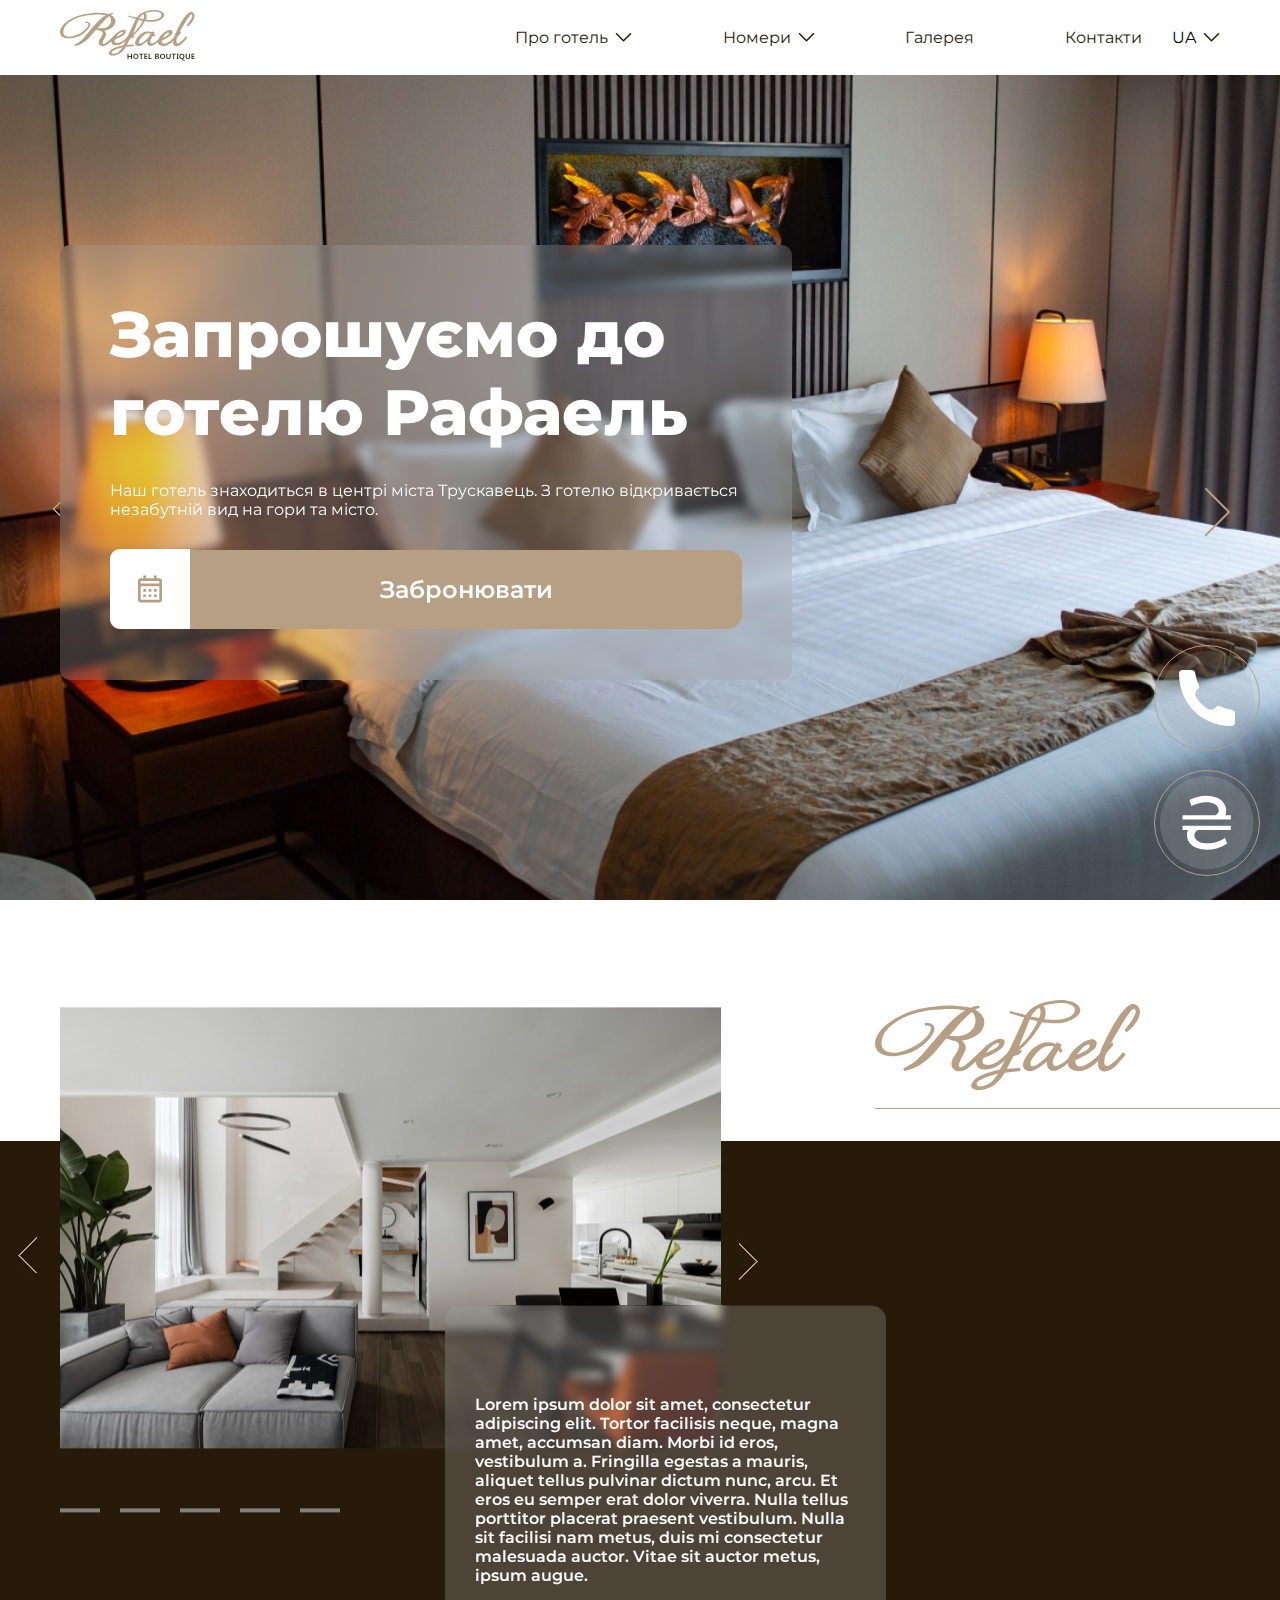
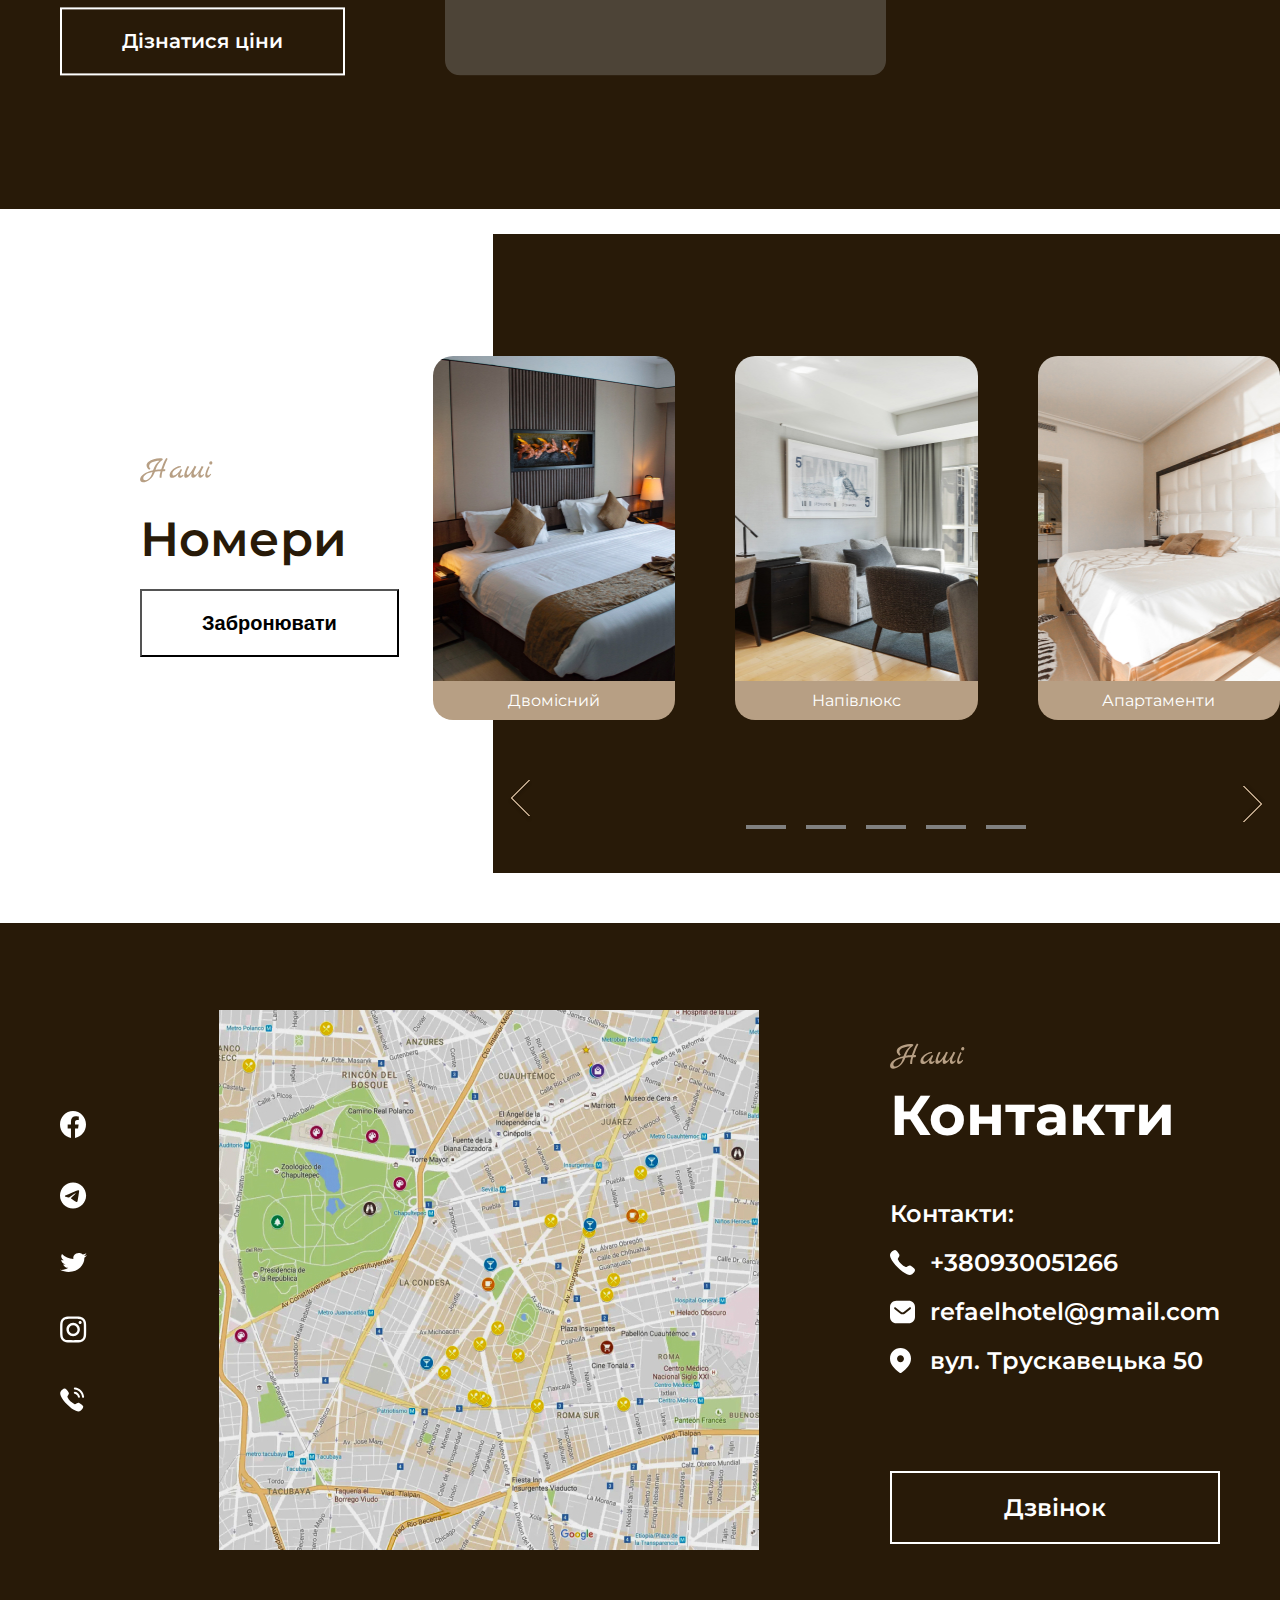
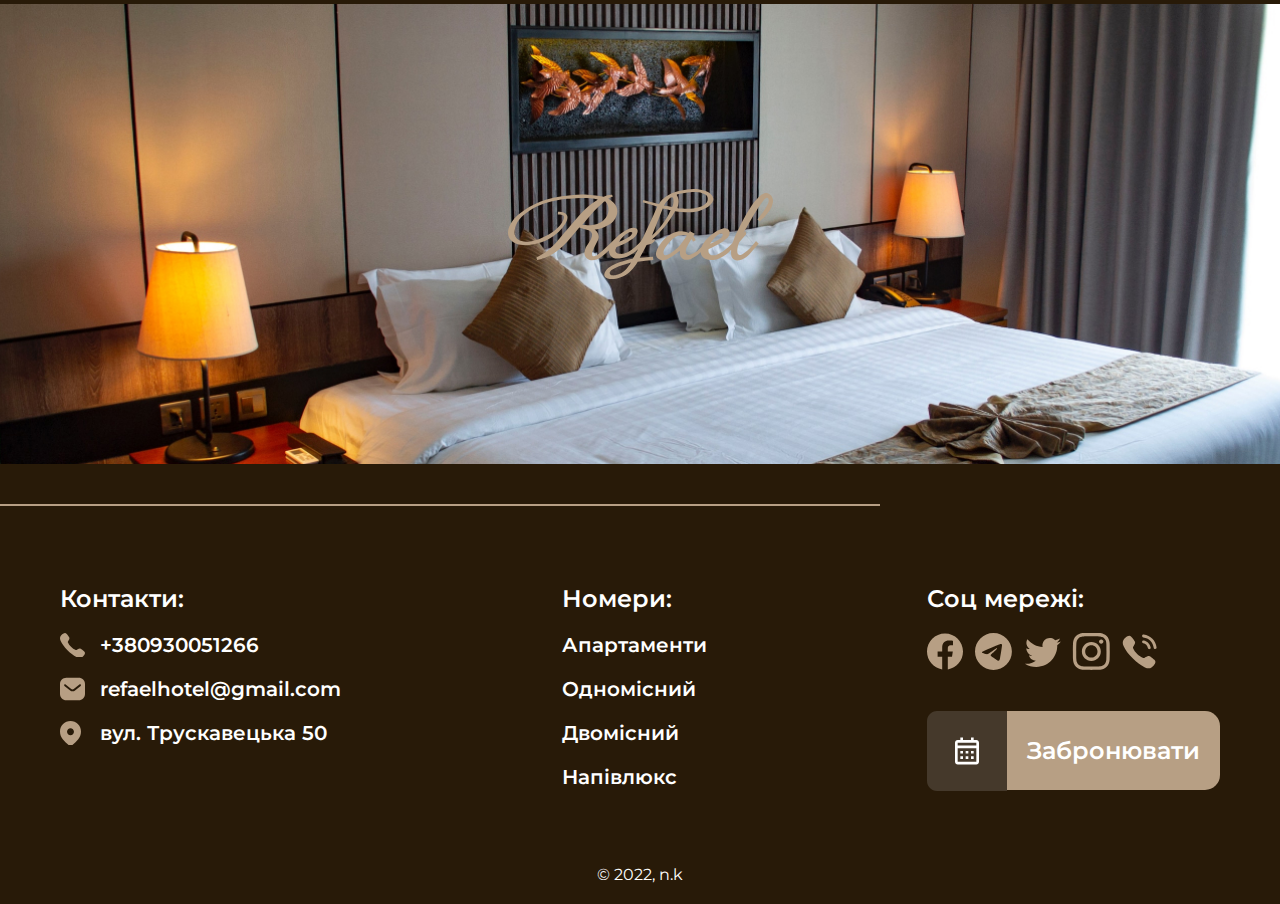
<file: index.html>
<!DOCTYPE html>
<html lang="en">

<head>
   <meta charset="UTF-8">
   <meta http-equiv="X-UA-Compatible" content="IE=edge">
   <meta name="viewport" content="width=device-width, initial-scale=1.0">
   <title>Hotel</title>
   <link rel="icon" type="image/x-icon" href="img/favicon.ico">
   <link rel="preconnect" href="https://fonts.googleapis.com">
   <link rel="preconnect" href="https://fonts.gstatic.com" crossorigin>
   <link
      href="https://fonts.googleapis.com/css2?family=Inter+Tight:wght@400;700&family=Montserrat:ital,wght@0,100;0,200;0,300;0,400;0,500;0,600;0,700;1,100;1,200;1,300;1,400;1,500;1,600&family=Roboto:ital,wght@0,100;0,300;0,400;0,500;0,700;0,900;1,100;1,300;1,400;1,500;1,700;1,900&display=swap"
      rel="stylesheet">
   <link rel="stylesheet" href="style/reset.css">
   <link rel="stylesheet" href="style/style.css">
   <link rel="stylesheet" href="style/media.css">
</head>

<body>
   <header>
      <div class="container">
         <div class="container__header">
            <a href="index.html" class="logo">
               <img src="img/LOGO.svg" alt="logo">
            </a>

            <nav id="burger-menu" class="menu__body">
               <ul class="menu">
                  <li><a href="#" class="stroke">Про готель</a></li>
                  <li class="menu__item"><a href="numbers.html" class="stroke">Номери</a>
                     <div class="down__menu">
                        <a href="numbers.html">Одномісний</a>
                        <a href="#">Двомісний</a>
                        <a href="#">Напівлюкс</a>
                        <a href="#">Апартаменти</a>
                     </div>
                  </li>
                  <li><a href="#">Галерея</a></li>
                  <li><a href="#">Контакти</a></li>
               </ul>
            </nav>
            <div class="header__lang"><a href="#" class="stroke">UA</a>
               <div class="down__menu">
                  <a href="#">Eng</a>
                  <a href="#">Pl</a>
                  <a href="#">Esp</a>
               </div>
            </div>
            <div id='burger' class="icon-menu">
               <span></span>
            </div>
         </div>
      </div>
   </header>

   <section class="hero hero__main-page ">
      <div class="hero__main-arrows">
         <img src="img/Vectorleft.svg" alt="">
         <img src="img/Vectorright.svg" alt="">
         <!-- <div class="hero__main-left-arrow"><img src="img/Vectorleft.svg" alt=""></div>
         <div class="hero__main-right-arrow"><img src="img/Vectorright.svg" alt=""></div> -->
      </div>
      <div class="hero__main-buttons">
         <a href="#"><img src="img/mainPage/Call-main.svg" alt=""></a>
         <a href="#"><img src="img/mainPage/price-main.svg" alt=""></a>
      </div>
      <div class="container">
         <div class="hero__wrapper">
            <!-- <div class="hero__blur hero__blur-main"></div> -->
            <div class="hero__main main-hero main-hero__index">
               <div class="main-hero__h1">Запрошуємо до
                  готелю Рафаель</div>
               <div class="main-hero__text-main">Наш готель знаходиться в центрі міста Трускавець. З готелю
                  відкривається незабутній вид на гори та місто.</div>
               <div class="main-hero__button button-calendar">
                  <a class="calendar">
                     <img src="img/kalendarwhite.svg" alt="">
                     <div class="btn__calendar btn__calendar-hero">Забронювати</div>
                  </a>
               </div>
            </div>
         </div>
      </div>
   </section>


   <section class="slider">
      <a href="#" class="slider__logo logo">
         <img src="img/mainPage/Logo black.svg" alt="">
      </a>
      <div class="slider__wrapper">
         <div class="container">
            <div class="slider__items">
               <div class="slider__item item-slider">
                  <div class="item-slider__image">
                     <img class="item-slider__image-pic" src="img/mainPage/slider-01.jpg" alt="">
                     <div class="numb__slide item-slider__arrows">
                        <img src="img/Vectorleft.svg" alt="">
                        <img src="img/Vectorleft.svg" alt="">
                     </div>
                     <div class="item-slider__text item-slider__text-none">Lorem ipsum dolor sit amet, consectetur
                        adipiscing elit. Tortor
                        facilisis
                        neque, magna amet, accumsan diam. Morbi id eros, vestibulum a. Fringilla egestas a mauris,
                        aliquet
                        tellus pulvinar dictum nunc, arcu. Et eros eu semper erat dolor viverra. Nulla tellus porttitor
                        placerat praesent vestibulum. Nulla sit facilisi nam metus, duis mi consectetur malesuada
                        auctor.
                        Vitae sit auctor metus, ipsum augue.
                     </div>
                  </div>

                  <div class="sliders item-slider__pagination">
                     <div class="slide"></div>
                     <div class="slide"></div>
                     <div class="slide"></div>
                     <div class="slide"></div>
                     <div class="slide"></div>
                  </div>
                  <div class="item-slider__text item-slider__text-hidden">Lorem ipsum dolor sit amet, consectetur
                     adipiscing elit. Tortor
                     facilisis
                     neque, magna amet, accumsan diam. Morbi id eros, vestibulum a. Fringilla egestas a mauris,
                     aliquet
                     tellus pulvinar dictum nunc, arcu. Et eros eu semper erat dolor viverra. Nulla tellus porttitor
                     placerat praesent vestibulum. Nulla sit facilisi nam metus, duis mi consectetur malesuada
                     auctor.
                     Vitae sit auctor metus, ipsum augue.</div>
                  <a href="#" class="apart__button item-slider__button">Дізнатися ціни </a>
               </div>
            </div>
         </div>
      </div>
   </section>


   <section class="apart">
      <div class="our__numbers">
         <img src="img/logo our.svg" alt="">
         <h3>Номери</h3>
         <button class="apart__button">Забронювати</button>
      </div>
      <div class="numbers">
         <div class="apart__slider">
            <div class="numb">
               <div class="apart1"></div>
               <div class="apart1__describe">
                  <p>Двомісний</p>
               </div>
            </div>
            <div class="numb">
               <div class="apart2"></div>
               <div class="apart2__describe">
                  <p>Напівлюкс</p>
               </div>
            </div>
            <div class="numb">
               <div class="apart3"></div>
               <div class="apart3__describe">
                  <p>Апартаменти</p>
               </div>
            </div>
            <div class="numb">
               <div class="apart1"></div>
               <div class="apart1__describe">
                  <p>Двомісний</p>
               </div>
            </div>
         </div>
         <div class="numb__slide">
            <img src="img/Vectorleft.svg" alt="">
            <img src="img/Vectorleft.svg" alt="">
         </div>
         <div class="sliders">
            <div class="slide"></div>
            <div class="slide"></div>
            <div class="slide"></div>
            <div class="slide"></div>
            <div class="slide"></div>
         </div>
         <button type="button" class="apart__button button__brone">Забронювати</button>
         <div class="social__media-white">
            <img src="img/facebookwhite.svg" alt="">
            <img src="img/telegramwhite.svg" alt="">
            <img src="img/twitwhite.svg" alt="">
            <img src="img/instawhite.svg" alt="">
            <img src="img/Callingwhite.svg" alt="">
         </div>
         <div class="calendar__top-none">
            <a href="#">
               <img src="img/calendar.svg" alt="">
               <div class="btn__calendar">Забронювати</div>
            </a>
         </div>
      </div>
   </section>


   <section class="our-contacts">
      <div class="container">
         <div class="contacts__items">
            <div class="media-contacts">
               <a href="#"><img src="img/facebookwhite.svg" alt=""></a>
               <a href="#"><img src="img/telegramwhite.svg" alt=""></a>
               <a href="#"><img src="img/twitwhite.svg" alt=""></a>
               <a href="#"><img src="img/instawhite.svg" alt=""></a>
               <a href="#"><img src="img/Callingwhite.svg" alt=""></a>
            </div>
            <div class="maps">
               <img src="img/mainPage/maps.jpg" alt="">
            </div>
            <div class="our__contacts-info">
               <img src="img/logo our.svg" alt="">
               <h3>Контакти</h3>
               <div class="white-contact">
                  <p>Контакти:</p>
                  <a class="tel-white" href="tel:380930051266">+380930051266</a>
                  <a class="mail-white" href="#">refaelhotel@gmail.com</a>
                  <a class="location-white" href="#">вул. Трускавецька 50</a>
                  <a href="tel:380930051266" class="contacts__button">Дзвінок</a>
               </div>
            </div>
         </div>
      </div>
   </section>

   <div class="bottom__image">
      <div class="bottom__logo-img">
         <img src="img/mainPage/bottom-logo.svg" alt="">
      </div>
   </div>

   <footer>
      <div class="container">
         <div class="line-bottom"></div>
         <div class="container__footer">
            <div class="contacts">
               <p>Контакти:</p>
               <a class="tel" href="tel:380930051266">+380930051266</a>
               <a class="mail" href="#">refaelhotel@gmail.com</a>
               <a class="location" href="#">вул. Трускавецька 50</a>
            </div>
            <div class="apartments">
               <p>Номери:</p>
               <a href="#">Апартаменти</a>
               <a href="#">Одномісний</a>
               <a href="#">Двомісний</a>
               <a href="#">Напівлюкс</a>
            </div>
            <div class="social__media">
               <p class="main-p-social">Соц мережі:</p>
               <div class="media">
                  <a href="#"><img src="img/facebookicon.svg" alt="facebook"></a>
                  <a href="#"><img src="img/telegramicon.svg" alt="telegram"></a>
                  <a href="#"><img src="img/twittericon.svg" alt="twitter"></a>
                  <a href="#"><img src="img/instaicon.svg" alt="instagram"></a>
                  <a href="#"><img src="img/Callingicon.svg" alt="callicon"></a>
               </div>
               <div class="calendar calendar__hide-480">
                  <a href="#">
                     <img src="img/calendar.svg" alt="">
                     <div class="btn__calendar">Забронювати</div>
                  </a>
               </div>
            </div>
         </div>
         <div class="footer__copy">
            <a href="https://www.linkedin.com/in/nazarii-kekosh-275660272/" target="_blank">© 2022, n.k</a>
         </div>
      </div>
   </footer>
   <script src="main.js"></script>
</body>

</html>
</file>
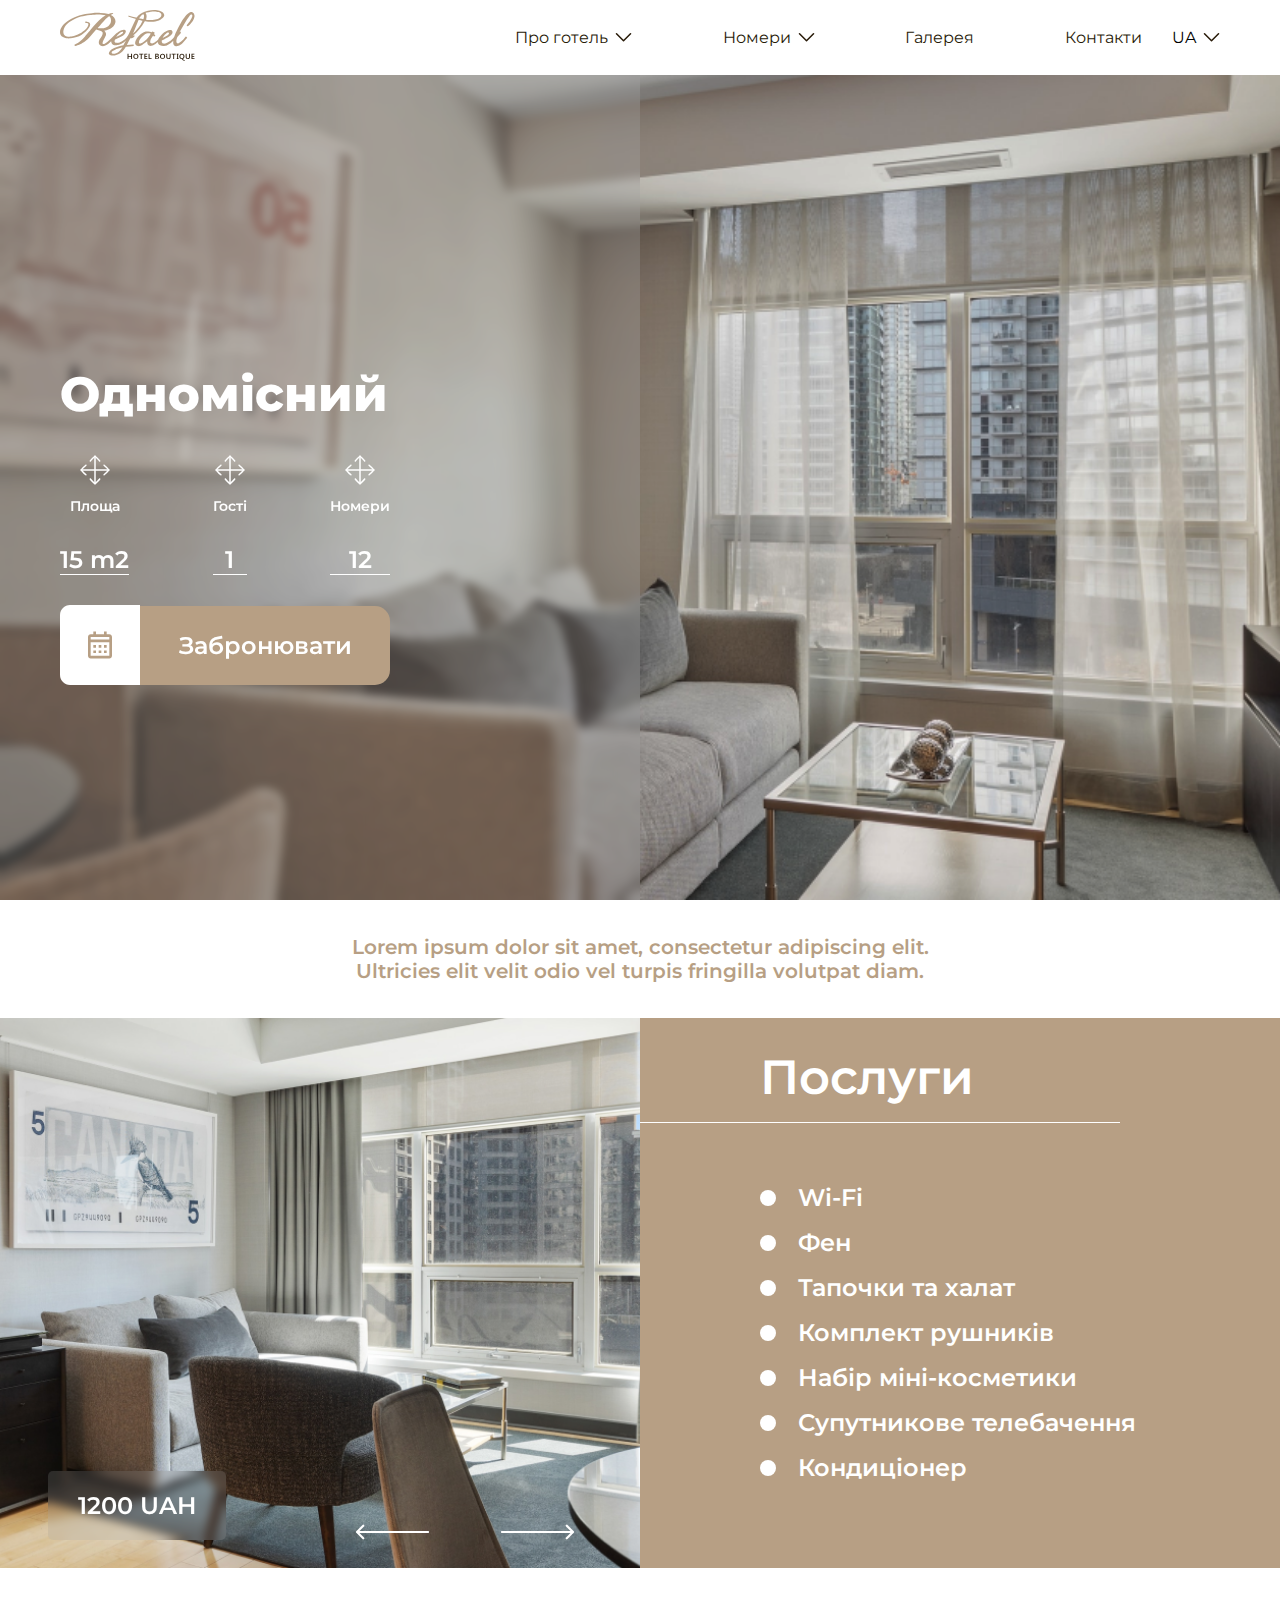
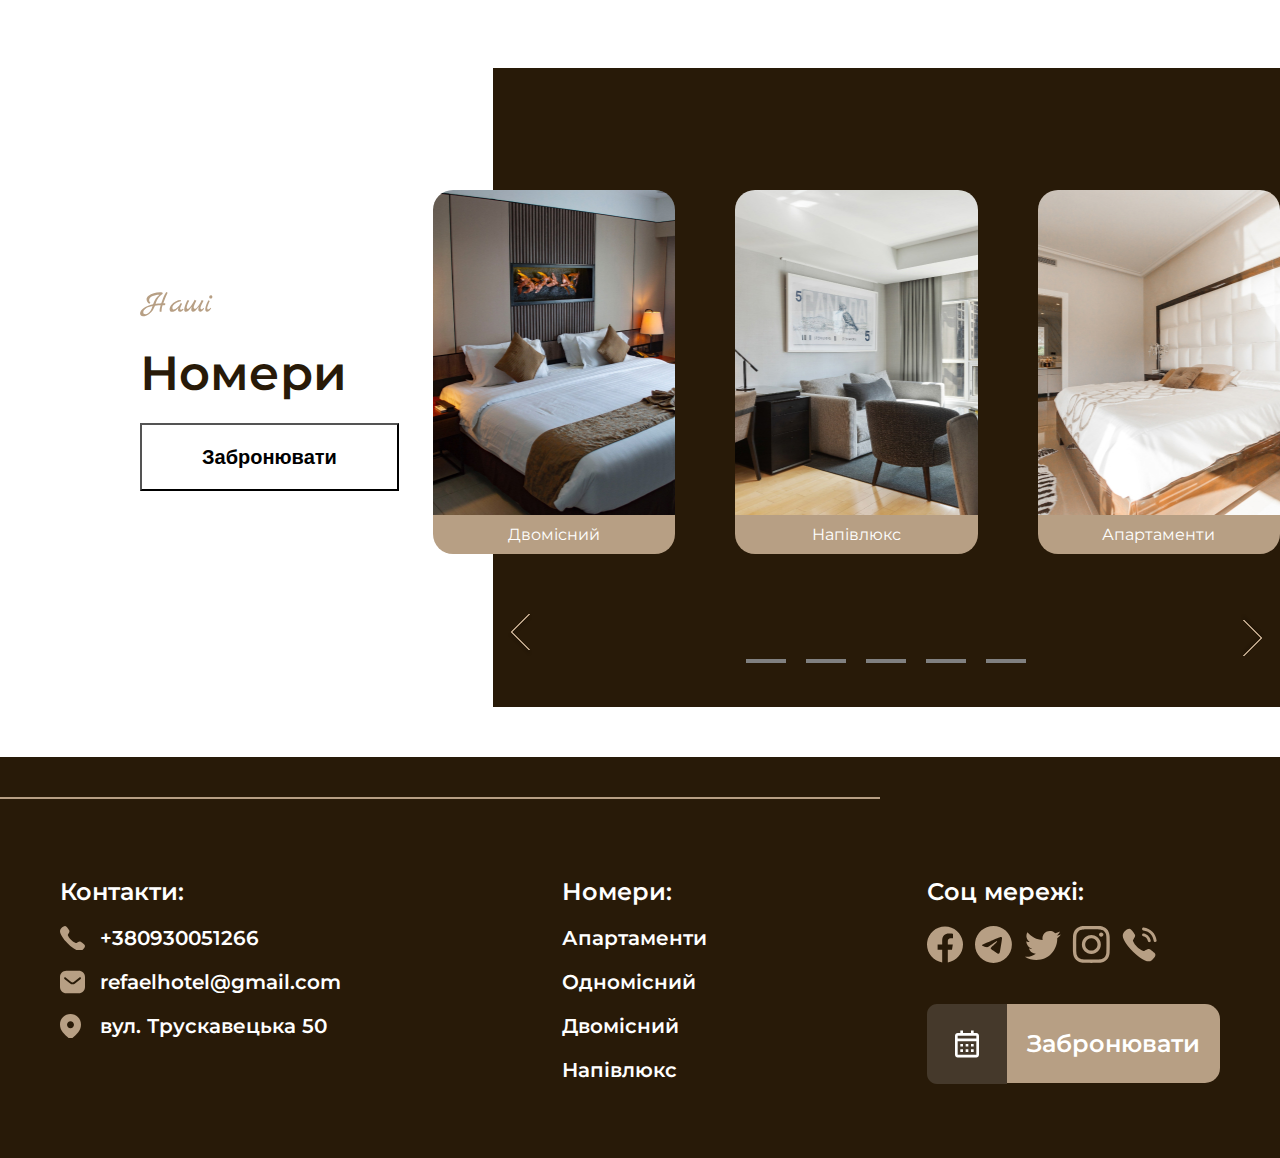
<file: numbers.html>
<!DOCTYPE html>
<html lang="en">

<head>
   <meta charset="UTF-8">
   <meta http-equiv="X-UA-Compatible" content="IE=edge">
   <meta name="viewport" content="width=device-width, initial-scale=1.0">
   <title>Hotel rooms</title>
   <link rel="preconnect" href="https://fonts.googleapis.com">
   <link rel="preconnect" href="https://fonts.gstatic.com" crossorigin>
   <link
      href="https://fonts.googleapis.com/css2?family=Inter+Tight:wght@400;700&family=Montserrat:ital,wght@0,100;0,200;0,300;0,400;0,500;0,600;0,700;1,100;1,200;1,300;1,400;1,500;1,600&family=Roboto:ital,wght@0,100;0,300;0,400;0,500;0,700;0,900;1,100;1,300;1,400;1,500;1,700;1,900&display=swap"
      rel="stylesheet">
   <link rel="stylesheet" href="style/reset.css">
   <link rel="stylesheet" href="style/style.css">
   <link rel="stylesheet" href="style/media.css">
</head>

<body>
   <header>
      <div class="container">
         <div class="container__header">
            <a href="index.html" class="logo">
               <img src="img/LOGO.svg" alt="logo">
            </a>

            <nav id="burger-menu" class="menu__body">
               <ul class="menu">
                  <li><a href="#" class="stroke">Про готель</a></li>
                  <li class="menu__item"><a href="numbers.html" class="stroke">Номери</a>
                     <div class="down__menu">
                        <a href="#">Одномісний</a>
                        <a href="#">Двомісний</a>
                        <a href="#">Напівлюкс</a>
                        <a href="#">Апартаменти</a>
                     </div>
                  </li>
                  <li><a href="#">Галерея</a></li>
                  <li><a href="#">Контакти</a></li>
               </ul>
            </nav>
            <div class="header__lang"><a href="#" class="stroke">UA</a>
               <div class="down__menu">
                  <a href="#">Eng</a>
                  <a href="#">Pl</a>
                  <a href="#">Esp</a>
               </div>
            </div>
            <div id='burger' class="icon-menu">
               <span></span>
            </div>
         </div>
      </div>
   </header>

   <section class="hero">
      <div class="container">
         <div class="hero__blur"></div>
         <div class="hero__main main-hero">
            <h2 class="main-hero__title">Одномісний</h2>
            <div class="main-hero__stats stats">
               <div class="stats__item">
                  <div class="stats__icon">
                     <img src="img/arrows-hero.svg" alt="">
                  </div>
                  <div class="stats__icon-text">Площа</div>
                  <div class="stats__size"> 15 m2</div>
               </div>
               <div class="stats__item">
                  <div class="stats__icon">
                     <img src="img/arrows-hero.svg" alt="">
                  </div>
                  <div class="stats__icon-text">Гості</div>
                  <div class="stats__size"> 1</div>
               </div>
               <div class="stats__item">
                  <div class="stats__icon">
                     <img src="img/arrows-hero.svg" alt="">
                  </div>
                  <div class="stats__icon-text">Номери</div>
                  <div class="stats__size"> 12</div>
               </div>
            </div>
            <div class="main-hero__button button-calendar">
               <a href="#" class="calendar">
                  <img src="img/kalendarwhite.svg" alt="">
                  <div class="btn__calendar btn__calendar-hero">Забронювати</div>
               </a>
            </div>
         </div>
      </div>
   </section>

   <div class="hero__describe">
      Lorem ipsum dolor sit amet, consectetur adipiscing elit. Ultricies elit velit odio vel turpis fringilla volutpat
      diam.
   </div>

   <section class="main">
      <div class="main__image">
         <div class="price__image">
            1200 UAH
         </div>
         <div class="arrows">
            <img src="img/Arrow left.png" alt="">
            <img src="img/Arrow right.png" alt="">
         </div>
      </div>
      <div class="main__describe">
         <h3>Послуги</h3>
         <ul class="main__describe-number">
            <li>Wi-Fi</li>
            <li>Фен</li>
            <li>Тапочки та халат</li>
            <li>Комплект рушників</li>
            <li>Набір міні-косметики</li>
            <li>Супутникове телебачення </li>
            <li>Кондиціонер</li>
         </ul>
      </div>
   </section>

   <section class="apart">
      <div class="our__numbers">
         <img src="img/logo our.svg" alt="">
         <h3>Номери</h3>
         <button class="apart__button">Забронювати</button>
      </div>
      <div class="numbers">
         <div class="apart__slider">
            <div class="numb">
               <div class="apart1"></div>
               <div class="apart1__describe">
                  <p>Двомісний</p>
               </div>
            </div>
            <div class="numb">
               <div class="apart2"></div>
               <div class="apart2__describe">
                  <p>Напівлюкс</p>
               </div>
            </div>
            <div class="numb">
               <div class="apart3"></div>
               <div class="apart3__describe">
                  <p>Апартаменти</p>
               </div>
            </div>
            <div class="numb">
               <div class="apart1"></div>
               <div class="apart1__describe">
                  <p>Двомісний</p>
               </div>
            </div>
         </div>
         <div class="numb__slide">
            <img src="img/Vectorleft.svg" alt="">
            <img src="img/Vectorleft.svg" alt="">
         </div>
         <div class="sliders">
            <div class="slide"></div>
            <div class="slide"></div>
            <div class="slide"></div>
            <div class="slide"></div>
            <div class="slide"></div>
         </div>
         <button type="button" class="apart__button button__brone">Забронювати</button>
         <div class="social__media-white">
            <img src="img/facebookwhite.svg" alt="">
            <img src="img/telegramwhite.svg" alt="">
            <img src="img/twitwhite.svg" alt="">
            <img src="img/instawhite.svg" alt="">
            <img src="img/Callingwhite.svg" alt="">
         </div>
         <div class="calendar__top-none">
            <a href="#">
               <img src="img/calendar.svg" alt="">
               <div class="btn__calendar">Забронювати</div>
            </a>
         </div>
      </div>
   </section>

   <footer>
      <div class="container">
         <div class="line-bottom"></div>
         <div class="container__footer">
            <div class="contacts">
               <p>Контакти:</p>
               <a class="tel" href="tel:380930051266">+380930051266</a>
               <a class="mail" href="#">refaelhotel@gmail.com</a>
               <a class="location" href="#">вул. Трускавецька 50</a>
            </div>
            <div class="apartments">
               <p>Номери:</p>
               <a href="#">Апартаменти</a>
               <a href="#">Одномісний</a>
               <a href="#">Двомісний</a>
               <a href="#">Напівлюкс</a>
            </div>
            <div class="social__media">
               <p class="main-p-social">Соц мережі:</p>
               <div class="media">
                  <a href="#"><img src="img/facebookicon.svg" alt="facebook"></a>
                  <a href="#"><img src="img/telegramicon.svg" alt="telegram"></a>
                  <a href="#"><img src="img/twittericon.svg" alt="twitter"></a>
                  <a href="#"><img src="img/instaicon.svg" alt="instagram"></a>
                  <a href="#"><img src="img/Callingicon.svg" alt="callicon"></a>
               </div>
               <div class="calendar calendar__hide-480">
                  <a href="#">
                     <img src="img/calendar.svg" alt="">
                     <div class="btn__calendar">Забронювати</div>
                  </a>
               </div>
            </div>
         </div>
      </div>
   </footer>
   <script src="main.js"></script>
</body>

</html>
</file>
<file: style/style.css>
body {
   font-family: "Montserrat";
}

.logo {
   margin-right: 290px;
}

.logo img {
   position: relative;
   z-index: 10;
}

.container {
   max-width: 1180px;
   padding: 0 10px;
   margin: 0 auto;
}

.container__header {
   display: flex;
   align-items: center;
   justify-content: space-between;
   padding: 10px 0;
   gap: 30px;
}

.menu__body {
   flex: 1 1 auto;
}

.menu {
   list-style: none;
   display: flex;
   justify-content: space-between;
   column-gap: 60px;
   row-gap: 10px;
   flex-wrap: wrap;
}

.menu li a {
   color: #281A08;
   text-decoration: none;
}

.menu li a:hover {
   color: #B79F84;
}

.menu li a.stroke {
   background-image: url('../img/Stroke\ 1.svg');
   background-repeat: no-repeat;
   background-position: right;
   padding-right: 24px;
   transition: all 0.3s ease 0s;
   white-space: nowrap;
}

.menu li a.stroke:hover {
   background-image: url('../img/Strokegold\ 1.png');
   background-repeat: no-repeat;
   background-position: right;
   color: #B79F84;
}

.menu__item {
   position: relative;
}

.down__menu {
   display: none;
   position: absolute;
   left: -20px;
   z-index: 20;
   color: #B79F84;
}

.menu__item:hover .down__menu {
   display: block;
   padding: 15px;
   font-family: 'Montserrat';
   font-style: normal;
   font-weight: 600;
   font-size: 18px;
   line-height: 20px;
   background-color: #fff;
}

.header__lang {
   position: relative;
   background-image: url("../img/Stroke\ 1.svg");
   background-repeat: no-repeat;
   background-position: right;
   padding-right: 24px;
   transition: all 0.3s ease 0s;
   white-space: nowrap;
   cursor: pointer;
}

.header__lang .down__menu a {
   color: #281A08;
   display: block;
   background-color: #fff;
   padding: 5px 20px;
   transition: all 0.3s ease 0s;
}

.header__lang .down__menu a:hover {
   color: #B79F84;
}

.header__lang:hover .down__menu {
   display: block;
   padding: 10px;
   font-family: 'Montserrat';
   font-style: normal;
   font-weight: 600;
   font-size: 18px;
   line-height: 20px;
   background-color: #fff;
}

.stroke {
   text-decoration: none;
}

.icon-menu {
   display: none;
   position: relative;
   z-index: 2;
   overflow: hidden;
   width: 27px;
   height: 17px;
}

.icon-menu span {
   position: absolute;
   height: 2px;
   width: 100%;
   top: 50%;
   left: 0;
   transform: translate(0px, -50%);
   background-color: #281A08;
}

.icon-menu::before {
   content: '';
   position: absolute;
   height: 2px;
   width: 100%;
   top: 0;
   left: 0;
   background-color: #281A08;
}

.icon-menu::after {
   content: '';
   position: absolute;
   height: 2px;
   width: 100%;
   bottom: 0;
   left: 0;
   background-color: #281A08;
}

.hero {
   background-image: url('../img/heroimg.png');
   background-position: center;
   background-size: cover;
   background-repeat: no-repeat;
   min-height: calc(100vh - 75px);
   max-width: 100%;
   margin-bottom: 35px;
   position: relative;
}

.hero__main-page {
   background-image: url('../img/mainPage/bg-main.jpg');
}

.hero__main-arrows {
   display: flex;
   justify-content: space-between;
   position: absolute;
   left: 50px;
   right: 50px;
   top: 50%;
}

.hero__main-buttons {
   display: grid;
   gap: 15px;
   position: absolute;
   bottom: 20px;
   right: 20px;
}

.hero__wrapper {
   padding-top: 170px;
   padding-bottom: 125px;
}

.main__head-main {
   background-color: #281A08;
   width: 100%;
   max-height: 654px;
}

.hero__blur {
   position: absolute;
   top: 0;
   left: 0;
   width: 50%;
   min-height: 100%;
   background: rgba(165, 165, 165, 0.3);
   backdrop-filter: blur(5px);
}

.main-hero__h1 {
   font-size: 64px;
   font-weight: 800;
   line-height: 78px;
   color: #fff;
}

.hero__describe {
   text-align: center;
   font-family: 'Montserrat';
   font-style: normal;
   font-weight: 600;
   font-size: 20px;
   line-height: 24px;
   max-width: 603px;
   color: #B79F84;
   margin: auto;
   margin-bottom: 35px;
}

.hero__main {
   display: flex;
   flex-direction: column;
   max-width: 330px;
   padding: 200px 0 100px 0;
   padding-top: 25%;
   color: #fff;
   gap: 30px;
   overflow: hidden;
   position: relative;
}

.main-hero__title {
   font-family: Montserrat;
   font-size: 48px;
   font-weight: 800;
   line-height: 59px;
}

.stats {
   display: flex;
   align-items: center;
   justify-content: space-between;
}

.stats__item {
   display: flex;
   flex-direction: column;
   align-items: center;
   border-bottom: 1px solid #FFFFFF;
}

.stats__icon {
   display: flex;
   justify-content: center;
   align-items: center;
   margin-bottom: 12px;
}

.stats__icon-text {
   font-weight: 600;
   font-size: 14px;
   line-height: 17px;
   margin-bottom: 30px;
}

.stats__size {
   font-weight: 600;
   font-size: 24px;
   line-height: 29px;
}

.btn__calendar-hero {
   flex: 1 1 auto;
   text-align: center;
   font-weight: 600;
   font-size: 24px;
   line-height: 29px;
}

.main-hero__index {
   padding: 50px;
   background: rgba(165, 165, 165, 0.3);
   backdrop-filter: blur(5px);
   max-width: 732px;
   border-radius: 10px;
}

.main {
   display: flex;
   margin-bottom: 100px;
}

.main__image {
   display: flex;
   flex: 0 1 50%;
   justify-content: space-between;
   align-items: flex-end;
   background-image: url('../img/mainimg.png');
   background-repeat: no-repeat;
   background-size: cover;
   background-position: bottom, center;
   min-height: 540px;
   gap: 30px;
   width: 100%;
   padding: 0 66px 28px 48px;
}

.price__image {
   padding: 20px 30px;
   font-family: 'Montserrat';
   font-style: normal;
   font-weight: 600;
   font-size: 24px;
   line-height: 29px;
   white-space: nowrap;
   color: #FFFFFF;
   background: rgba(165, 165, 165, 0.2);
   backdrop-filter: blur(5px);
   border-radius: 5px;
}

.arrows {
   display: flex;
   gap: 72px;
}

.main__describe {
   padding-bottom: 70px;
   max-width: 100%;
   flex: 0 1 50%;
   background: #B79F84;
}

.main__describe h3 {
   font-weight: 600;
   font-size: 48px;
   line-height: 59px;
   color: #FFFFFF;
   padding: 30px 0 15px 120px;
   border-bottom: 1px solid #fff;
   padding-bottom: 15px;
   width: 75%;
}

.main__describe-number li {
   list-style: none;
   font-weight: 600;
   font-size: 24px;
   line-height: 29px;
   color: #FFFFFF;
   padding-left: 38px;
   margin-bottom: 16px;
   position: relative;
}

.main__describe-number li::before {
   content: '';
   position: absolute;
   height: 16px;
   width: 16px;
   background-color: #fff;
   border-radius: 50%;
   left: 0;
   top: 50%;
   transform: translate(0, -50%);
}

.main__describe-number {
   padding-left: 120px;
   padding-top: 60px;
}

.slider {
   margin-top: 100px;
   margin-bottom: 25px;
}

.slider__wrapper {
   background-color: #281A08;
}


.slider__items {
   transform: translate(0px, -20%);
}

.slider__logo {
   display: inline-block;
   margin-right: 0;
   display: flex;
   justify-content: flex-end;
   align-items: flex-end;
   margin-bottom: 32px;
}

.slider__logo img {
   display: inline-block;
   padding-right: 140px;
   padding-bottom: 18px;
   border-bottom: 1px solid #B79F84;

}

.item-slider {
   color: #fff;
   display: flex;
   flex-direction: column;
   justify-content: start;
   align-items: flex-start;
}

.item-slider__image {
   max-width: 661px;
   position: relative;
   margin-bottom: 56px;
}

.item-slider__arrows {
   position: absolute;
   top: 50%;
   left: -100px;
   right: -90px;
}

.item-slider__arrows img {
   width: 25px;
   height: 56px;
}



.item-slider__pagination {
   justify-content: start !important;
   align-items: center !important;
   margin-bottom: 95px;
}

.item-slider__text {
   max-width: 441px;
   position: absolute;
   padding: 90px 30px;
   font-weight: 600;
   font: 16px;
   background: rgba(165, 165, 165, 0.3);
   backdrop-filter: blur(5px);
   border-radius: 15px;
   z-index: 5;
   bottom: -50%;
   right: -25%;
}

.item-slider__text-hidden {
   display: none;
}



.item-slider__button {
   border: 2px solid #fff;
}

.apart {
   display: flex;
   margin-left: 140px;
   column-gap: 94px;
   margin-bottom: 50px;
}

.apart__button {
   padding: 20px 60px;
   background-color: transparent;
   font-size: 20px;
   line-height: 24px;
   font-weight: 600;
   transition: 0.3s;
}

.apart__button:hover{
   cursor: pointer;
   background-color: #B79F84;
   color: #fff;
   transition: 0.3s;
}

.our__numbers {
   align-self: center;
   display: flex;
   flex-direction: column;
   gap: 20px;
}

.our__numbers img {
   width: 73px;
   height: 40px;
}

.our__numbers h3 {
   font-family: 'Montserrat';
   font-style: normal;
   font-weight: 600;
   font-size: 48px;
   line-height: 59px;
   color: #281A08;
}

.numbers {
   display: flex;
   flex-direction: column;
   padding: 122px 0 44px 0;
   background: #281A08;
   flex: 1 1 auto;

}

.apart__slider {
   margin-bottom: 37px;
   display: flex;
   column-gap: 60px;
   margin-left: -60px;
}

.numb {
   flex: 0 1 25%;
   transition: all 0.4s ease 0s;
}

.numb:hover {
   transform: scale(1.08);
   transition: all 0.4s ease 0s;
   cursor: pointer;
}

.apart1 {
   background-image: url('../img/1apart.jpg');
   background-size: cover;
   background-position: center;
   min-height: 325px;
   max-width: 100%;
   border-radius: 20px 20px 0 0;
}

.apart1__describe {
   padding: 10px;
   text-align: center;
   color: white;
   border-radius: 0 0 20px 20px;
   background-color: #B79F84;
}

.apart2 {
   background-image: url('../img/2apart.jpg');
   background-size: cover;
   background-position: center;
   min-height: 325px;
   width: 100%;
   border-radius: 20px 20px 0 0;
}

.apart2__describe {
   margin: 0 0 20px 0;
   padding: 10px;
   text-align: center;
   color: white;
   border-radius: 0 0 20px 20px;
   background-color: #B79F84;
}

.apart3 {
   background-image: url('../img/apart4.jpg');
   background-size: cover;
   background-position: center;
   min-height: 325px;
   width: 100%;
   border-radius: 20px 20px 0 0;
}

.apart3__describe {
   margin: 0 0 20px 0;
   padding: 10px;
   text-align: center;
   color: white;
   border-radius: 0 0 20px 20px;
   background-color: #B79F84;
}

.numbers img {
   height: auto;
   max-width: 100%;
}

.numb__slide {
   display: flex;
   justify-content: space-between;
   padding: 0 15px;
}

.numb__slide :nth-child(2) {
   transform: rotate(-180deg);
}

.numbers {
   position: relative;
}

.sliders {
   display: flex;
   justify-content: center;
   align-items: center;
   gap: 20px;
}

.social__media-white {
   display: none;
}

.slide {
   height: 4px;
   width: 40px;
   background-color: grey;
}

.slide:hover {
   cursor: pointer;
   background-color: #fff;
}

.button__brone {
   align-self: center;
   display: none;
   color: #fff;
   border: 2px solid #fff;
}

.our-contacts {
   max-width: 100%;
   background-color: #281A08;
}

.contacts__items {
   display: flex;
   gap: 20px;
   justify-content: space-between;
   padding: 50px 0;
}

.media-contacts {
   display: flex;
   flex-direction: column;
   gap: 40px;
   align-self: center;
}

.maps {
   max-width: 100%;
   align-self: end;
   /*
   padding-left: 65px;
   padding-right: 150px;
   padding-top: 50px; */
}

.our__contacts-info {
   padding-top: 50px;
   color: #fff;
   font-weight: 600;
   font-size: 48px;
}

.white-contact {
   display: flex;
   flex-direction: column;
   gap: 20px;
   padding-top: 50px;
   padding-bottom: 10px;
   font-family: 'Montserrat';
   font-style: normal;
   font-weight: 600;
   font-size: 24px;
   line-height: 29px;
   color: #FFFFFF
}

.tel-white {
   background-image: url('../img/mainPage/tel-white.svg');
   background-repeat: no-repeat;
   padding-left: 40px;
   background-position: left center;
}

.mail-white {
   background-image: url('../img/mainPage/mail-white.svg');
   background-repeat: no-repeat;
   background-position: left center;
   padding-left: 40px;
}

.location-white {
   background-image: url('../img/mainPage/location-white.svg');
   background-repeat: no-repeat;
   padding-left: 40px;
   background-position: left center;
}

.contacts__button {
   margin-top: 76px;
   padding: 20px 76px;
   border: 2px solid #fff;
   text-align: center;
}

.contacts__button:hover{
   background-color: #B79F84;
}

.bottom__image {
   background-image: url('../img/mainPage/bottom-img.jpg');
   background-repeat: no-repeat;
   background-position: center;
   background-size: cover;
   height: 460px;
   max-width: 100%;
}

.bottom__logo-img {
   display: flex;
   justify-content: center;
   align-items: center;
   height: 100%;
}

footer {
   background: #281A08;
   color: #fff;
   position: relative;
}
.footer__copy {
   display: flex;
   justify-content: center;
   align-items: center;
   padding-bottom: 20px;
}
.footer__copy a{
   transition: 0.4s;
}

.footer__copy :hover{
   text-shadow: #fff 1px 0 10px;
}

.container__footer {
   display: flex;
   gap: 20px;
   justify-content: space-between;
   padding-top: 120px;
   align-items: start;
   padding-bottom: 56px;
}

.line-bottom {
   position: absolute;
   top: 40px;
   left: 0;
   content: '';
   height: 2px;
   width: calc(1000 / 1454 * 100%);
   background-color: #B79F84;
}

.contacts {
   display: flex;
   flex-direction: column;
   gap: 20px;
   font-family: 'Montserrat';
   font-style: normal;
   font-weight: 600;
   font-size: 24px;
   line-height: 29px;
   color: #FFFFFF;
}

.contacts a {
   text-decoration: none;
   font-family: 'Montserrat';
   font-style: normal;
   font-weight: 600;
   font-size: 20px;
   line-height: 24px;
   color: #FFFFFF;
}

.tel {
   background-image: url('../img/Call.svg');
   background-repeat: no-repeat;
   padding-left: 40px;

}

.mail {
   background-image: url('../img/Message.svg');
   background-repeat: no-repeat;
   padding-left: 40px;
}

.location {
   background-image: url('../img/Location.svg');
   background-repeat: no-repeat;
   padding-left: 40px;
}

.apartments {
   display: flex;
   flex-direction: column;
   gap: 20px;
   font-family: 'Montserrat';
   font-style: normal;
   font-weight: 600;
   font-size: 24px;
   line-height: 29px;
   color: #FFFFFF;
   margin-bottom: 20px;
}

.apartments a {
   text-decoration: none;
   font-family: 'Montserrat';
   font-style: normal;
   font-weight: 600;
   font-size: 20px;
   line-height: 24px;
   color: #FFFFFF;
}

.social__media {
   font-weight: 600;
   font-size: 24px;
   line-height: 29px;
   color: #FFFFFF;
}

.media {
   display: flex;
   justify-content: space-between;
   max-width: 230px;
   margin-bottom: 40px;
}

.media a {
   display: flex;
   justify-content: center;
   align-items: center;
}

.main-p-social {
   margin-bottom: 20px;
}

.calendar {
   display: flex;
   align-items: center;
}

.calendar img {
   flex: 0 0 80px;
}

.btn__calendar {
   padding: 25px 20px;
   background-color: #B79F84;
   border-radius: 0 15px 15px 0;
}

.calendar a {
   display: flex;
   align-items: center;
   text-decoration: none;
   color: #fff;
}

.calendar__top-none {
   display: none;
}
</file>
<file: style/media.css>
@media (max-width: 1400px) {
   .apart__slider :nth-child(4) {
      display: none;
   }

   .apart__slider .numb {
      flex: 0 1 33.333%;
   }

   .item-slider__arrows {
      left: -60px;
      right: -55px;
   }
}

@media (max-width: 1200px) {
   .logo {
      margin-right: 0;
   }

   .menu {
      justify-content: center;
   }

   .main__describe-number {
      padding-left: 70px;
   }

   .main__describe h3 {
      padding-left: 70px;
   }

   .apart {
      margin-left: 70px;
   }

   .apart__slider {
      column-gap: 30px;
   }


   .apart__slider :nth-child(3) {
      display: none;
   }

   .apart__slider .numb {
      flex: 0 1 50%;
   }

   .numbers {
      padding: 70px 0 44px 0;
   }

   .slider__logo img {
      padding-right: 20px;
   }
}

@media (max-width: 992px) {
   .menu {
      column-gap: 30px;
   }

   .main__image {
      padding: 0 40px 28px 15px;
   }

   .price__image {
      padding: 13px 17px;
      font-size: 20px;
      line-height: 24px;
   }

   .main-hero__h1 {
      font-size: 40px !important;
      line-height: 50px !important;
      text-align: center !important;
   }

   .main-hero__index {
      padding: 30px !important;
      max-width: 100% !important;
   }

   .arrows {
      gap: 58px;
   }

   .arrows img {
      width: 56px;
   }

   .main__describe h3 {
      font-size: 40px;
   }

   .main__describe-number {
      padding-left: 40px;
      padding-top: 40px;
   }

   .main__describe-number li {
      margin-bottom: 10px;
   }

   .slider__logo {
      margin-bottom: 175px;
      justify-content: center;
      align-items: center;
      border-bottom: 1px solid #B79F84;
   }

   .slider__logo img {
      border: none;
      padding-right: 0;
   }

   .slider__logo img {
      width: 156px !important;
      height: 56px !important;
   }

   .slider__items {
      transform: translate(0px, -15%);
   }

   .item-slider {
      justify-content: center;
      align-items: center;
      gap: 30px;
   }

   .item-slider__image img {
      max-width: 500px;
   }

   .item-slider__text-hidden {
      display: block;
   }

   .item-slider__text {
      padding: 50px 30px;
      position: relative;
      right: unset;
   }

   .item-slider__text-none {
      display: none;
   }

   .item-slider__pagination {
      margin-bottom: 0;
   }

   .item-slider__image {
      margin-bottom: 0;
   }

   .apart {
      margin-left: 0;
      padding-left: 15px;
   }

   .apart__button {
      padding: 15px 45px;
   }

   .contacts__items {
      flex-direction: column;
      justify-content: center;
      align-items: center;
   }

   .white-contact {
      padding-top: 10px;
   }

   .contacts__button {
      margin-top: 15px;
   }

   .our__contacts-info {
      padding-top: 10px;
   }

   .media-contacts {
      flex-direction: row;
   }

   .maps {
      align-self: unset;
   }
}

@media (max-width: 778px) {
   .logo {
      flex: 1 1 auto;
   }

   .logo img {
      width: 81px;
      height: 33px;
   }

   .menu__body {
      position: fixed;
      top: -100%;
      left: 0;
      padding: 100px 100px;
      display: flex;
      justify-content: center;
      align-items: center;
      width: 100%;
      height: 100%;
      background: rgba(165, 165, 165, 0.3);
      backdrop-filter: blur(7px);
      transition: all 0.3s ease 0s;
      z-index: 2;
   }

   .menu__body::before {
      position: fixed;
      top: 0;
      left: 0;
      width: 100%;
      height: 70px;
      background-color: red;
      position: relative;
   }

   .active.icon-menu span {
      opacity: 0;
   }

   .active.icon-menu::before {
      transform: translateY(8px) rotate(45deg);
      transition: all 0.3s ease 0s;
   }

   .active.icon-menu::after {
      transform: translateY(-8px) rotate(-45deg);
      transition: all 0.3s ease 0s;
   }

   .open {
      transition: all 0.3s ease 0s;
      top: 0;
   }



   .menu {
      display: flex;
      flex-direction: column;
      align-items: center;
      /* justify-content: center; */
   }

   .menu li {
      font-size: 30px;
      font-weight: 500;
   }

   .icon-menu {
      display: block;
   }

   .hero__blur {
      width: 65%;
   }

   .hero__main {
      max-width: 280px;
   }

   .hero__wrapper {
      padding-top: 115px;
   }

   .hero__main-arrows {
      top: 80%;
      justify-content: center;
      column-gap: 140px;
   }

   .hero__main-buttons {
      right: 10px;
      bottom: 10px;
   }

   .hero__main-buttons img {
      width: 74px;
      height: 74px;
   }

   .hero__main-buttons :nth-child(2) {
      display: none;
   }

   .main-hero__title {
      text-align: center;
      font-size: 42px;
   }

   .btn__calendar-hero {
      font-size: 17px;
   }

   .main {
      flex-direction: column;
      margin-bottom: 40px;
   }

   .main__describe {
      margin-bottom: 0;
   }

   .main__describe h3 {
      padding-left: 40px;
   }

   .main__describe-number {
      padding-left: 40px;
   }

   .main__describe-number li {
      font-size: 20px;
      line-height: 24px;
   }

   .apart {
      flex-direction: column;
      row-gap: 25px;
      padding-left: 0;
      margin-bottom: 0;
   }

   .our__numbers {
      align-self: start;
      padding-left: 60px;
   }

   .slider {
      margin-top: 50px;
   }

   .item-slider__image {
      width: 80%;
   }

   .item-slider__arrows {
      left: -40px !important;
      right: -40px !important;
   }

   .item-slider__image-pic {
      width: 100%;
   }

   .item-slider__arrows {
      top: 50% !important;
   }

   .slider__logo {
      margin-bottom: 120px;
   }

   .item-slider__text {
      max-width: 336px;
      padding: 30px 45px;
   }

   .apart__slider {
      column-gap: 10px;
      margin-left: 0;
      margin-bottom: 0;
   }

   .numb:hover {
      transform: scale(1);
   }

   .container__footer {
      flex-wrap: wrap;
      gap: 30px;
      justify-content: space-around;
   }

   .social__media {
      margin: 0 auto;
      flex: 0 auto;
      align-self: center;
      justify-self: center;
   }

   .main-p-social {
      display: none;
   }

   .media {
      column-gap: 20px;
   }
}

@media (max-width: 600px) {
   .apart__slider :nth-child(2) {
      display: none;
   }

   .apart1 {
      border-radius: 0;
   }

   .apart__button {
      display: none;
   }

   .apart1__describe {
      position: relative;
      display: block !important;
      border-radius: 0;
   }

   .apart__slider .numb {
      flex: 1 1 auto;
   }

   .numbers {
      padding-top: 0;
      row-gap: 40px;
   }

   .numb__slide {
      position: absolute;
      top: 30%;
      left: 10px;
      right: 10px;
      transform: translate(0, -50%);
      padding: 0;
   }

   .calendar__top-none {
      display: none;
   }

   .slide {
      height: 2px;
      width: 24px;
   }

   .button__brone {
      display: inline-block;
   }

   .social__media-white {
      display: flex;
      justify-content: center;
      gap: 25px;
   }

   .media-contacts {
      display: none;
   }

   .contacts__items {
      padding-top: 10px;
   }

   .maps img {
      width: 300px;
      justify-self: center;
   }

   .our__contacts-info h3 {
      font-size: 30px;
   }

   .white-contact {
      font-size: 16px;
      line-height: 20px;
      gap: 10px;
   }

   .white-contact a {
      display: inline-block;
      padding-top: 10px;
      padding-bottom: 10px;
   }
}

@media (max-width: 480px) {
   .hero__blur {
      width: 100%;
      background: rgba(165, 165, 165, 0.1);
      backdrop-filter: blur(2px);
   }

   .hero__wrapper {
      padding-top: 20px;
   }

   .hero__main-arrows {
      top: 65%;
   }

   .hero__main {
      margin: 0 auto;
      max-width: 320px;
   }

   .main-hero__index {
      gap: 15px;
   }

   .main-hero__h1 {
      font-size: 30px !important;
      line-height: 40px !important;
   }

   .calendar img {
      height: 89px;
   }

   .main__image {
      display: flex;
      flex-direction: column;
      justify-content: flex-end;
      align-items: flex-end;
   }

   .main__describe h3, .main__describe-number {
      padding-left: 30px;
   }

   .line-bottom {
      display: none;
   }

   .main-p-social {
      display: none;
   }

   .apart {
      row-gap: 5px;
   }

   .calendar__top-none {
      display: flex;
   }

   .btn__calendar {
      padding: 30px 36px;
   }

   .calendar__top-none {
      margin-top: 20px;
   }

   .calendar__top-none a {
      display: flex;
      margin: 0 auto;
      justify-content: center;
      align-items: center;
      text-decoration: none;
      color: #fff;
   }

   .our__numbers {
      padding-left: 15px;
      gap: 0;
   }

   .numbers {
      padding-bottom: 0;
   }

   .container__footer {
      padding-top: 60px;
      flex-direction: column;
      justify-content: center;
      align-items: center;
      flex-wrap: wrap;
      gap: 20px;
   }

   .contacts {
      gap: 10px;
      margin-bottom: 20px;
   }

   .apartments {
      gap: 10px;
      align-items: center;
   }

   .apartments p {
      margin-bottom: 20px;
   }

   .contacts p {
      text-align: center;
      margin-bottom: 20px;
   }

   .media {
      margin-top: 0;
      margin-bottom: 0;
      max-width: 100%;
   }

   .calendar__hide-480 {
      display: none;
   }
}
</file>
